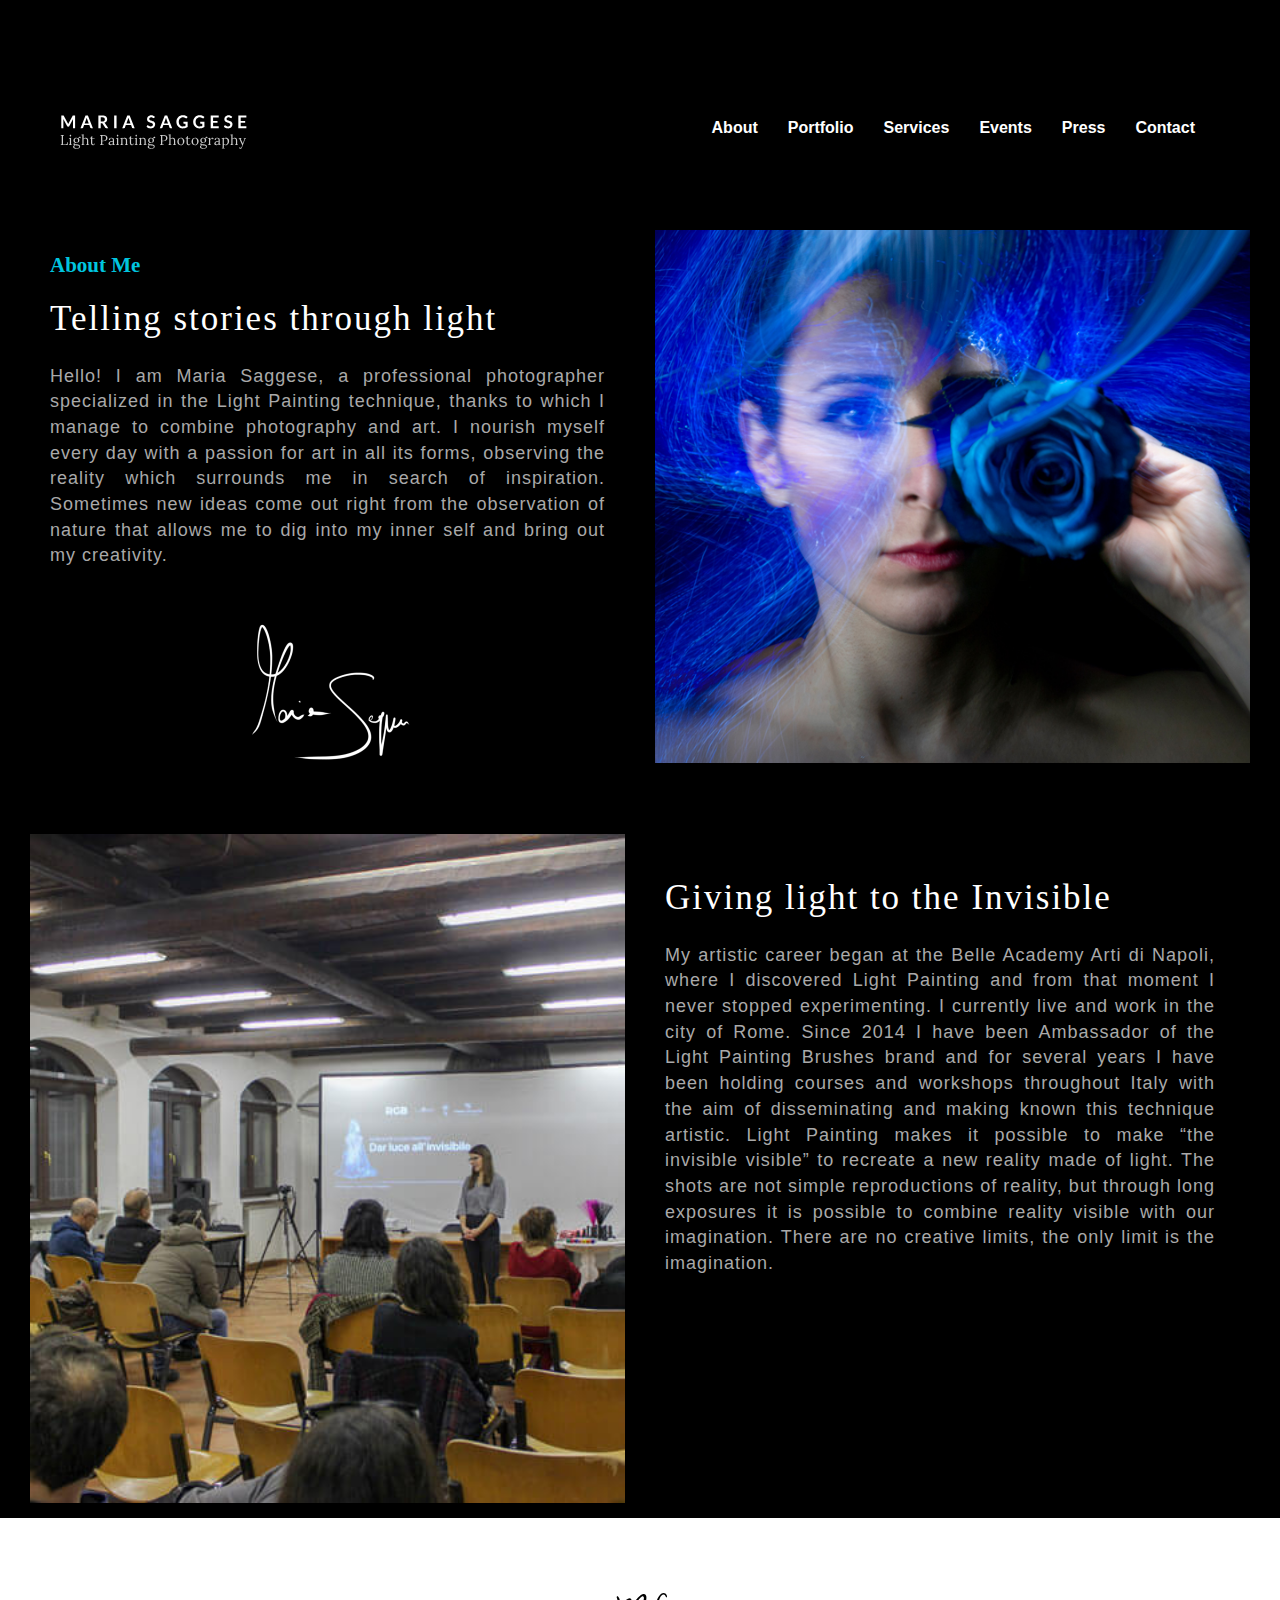
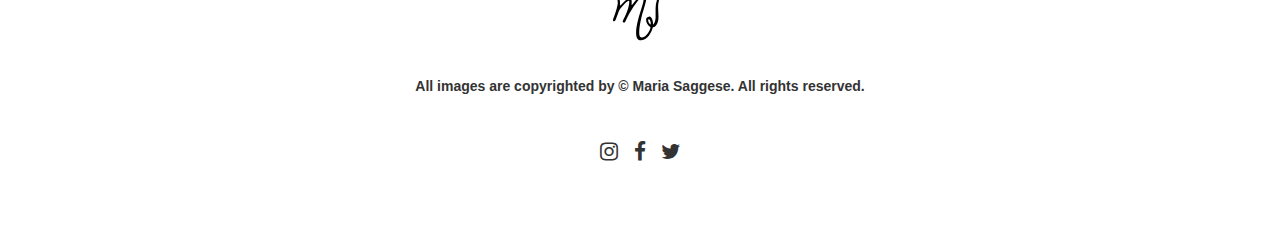
<file: aboutus.html>
<!DOCTYPE html>
<html>
<head>
	<meta charset="utf-8">
	<meta name="viewport" content="width=device-width, initial-scale=1">
	<title>About Us</title>
	<link rel="stylesheet" type="text/css" href="css/bootstrap.css">
	<link rel="stylesheet" type="text/css" href="css/font-awesome.min.css">
	<link rel="stylesheet" type="text/css" href="css/style1.css">
	<script type="text/javascript" src="js/jquery3.js"></script>
	<script type="text/javascript" src="js/bootstrap.js"></script>
</head>
<body>
	<div class="col-md-12 banner" style="padding: 0px;">	
		<nav>
			<div id="menu">
			<button type="button" class="navbar-toggle" data-toggle="collapse" data-target="#mymenu">
				<i class="fa fa-bars" style="color: white; font-size: 21px; margin-top: 18px;"></i>
			</button>
			
			<ul class="nav navbar-nav navbar-left" style="width: 200px;">
				<li class="logoimg">
					<a href="index.html"><img src="images/logo.svg" height="55px" width="105px" style="margin-left: -25px;"></a>
				</li>
			</ul>
			
			<div class="collapse navbar-collapse text-center" id="mymenu">
				<ul class="nav navbar-nav navbar-right btnsul">
					<li><a href="aboutus.html">About</a></li>
					<li><a href="portfolio.html">Portfolio</a></li>
					<li><a href="services.html">Services</a></li>
					<li><a href="events.html">Events</a></li>
					<li><a href="press.html">Press</a></li>
					<li><a href="">Contact</a></li>
				</ul>
			</div>
			</div>
		</nav>
	</div>
	<div class="clearfix"></div>
	<div class="col-md-12 firstdiv">
		<div class="col-md-6" style="padding: 35px;">
			<span>About Me</span>
			<h2>Telling stories through light</h2>
			<p>Hello! I am Maria Saggese, a professional photographer specialized in the Light Painting technique, thanks to which I manage to combine photography and art. I nourish myself every day with a passion for art in all its forms, observing the reality which surrounds me in search of inspiration. Sometimes new ideas come out right from the observation of nature that allows me to dig into my inner self and bring out my creativity.</p>
			<div class="text-center">
				<img src="images/signature.png" style="margin-top: -10px;">
			</div>
		</div>
		<div class="col-md-6" style="padding: 15px;">
			<img src="images/maria.jpg" width="100%">
		</div>
	</div>
	<div class="clearfix"></div>
	<div class="col-md-12" style="padding:15px; padding-top: 0;">
		<div class="col-md-6">
			<img src="images/workshop.jpg" width="100%">
		</div>
		<div class="col-md-6 firstdiv" style="padding: 25px;  padding-right: 50px;">
			<h2>Giving light to the Invisible</h2>
			<p>My artistic career began at the Belle Academy Arti di Napoli, where I discovered Light Painting and from that moment I never stopped experimenting. I currently live and work in the city of Rome. Since 2014 I have been Ambassador of the Light Painting Brushes brand and for several years I have been holding courses and workshops throughout Italy with the aim of disseminating and making known this technique artistic. Light Painting makes it possible to make “the invisible visible” to recreate a new reality made of light. The shots are not simple reproductions of reality, but through long exposures it is possible to combine reality visible with our imagination. There are no creative limits, the only limit is the imagination.</p>
		</div>
	</div>

	<div class="col-md-12 footer text-center">
		<img src="images/logo-contract.svg">
		<p>All images are copyrighted by © Maria Saggese. All rights reserved.</p>
		<!-- <ul class="nav navbar-nav btnsul text-center">
			<li><a href="" style="color: black;">About</a></li>
			<li><a href="" style="color: black;">Portfolio</a></li>
			<li><a href="" style="color: black;">Services</a></li>
			<li><a href="" style="color: black;">Events</a></li>
			<li><a href="" style="color: black;">Press</a></li>
			<li><a href="" style="color: black;">Contact</a></li>
		</ul> -->
		<i class="fa fa-instagram fa-fw"></i>
		<i class="fa fa-facebook fa-fw"></i>
		<i class="fa fa-twitter fa-fw"></i>
	</div>

	<script type="text/javascript">
		window.onscroll = function(){

				if(document.body.scrollTop>100 || document.documentElement.scrollTop>100)
				{
					document.getElementById("menu").classList.add("navbar-fixed-top");
					document.getElementById("menu").classList.add("backblack");
				}
				else
				{
					document.getElementById("menu").classList.remove("navbar-fixed-top");
					document.getElementById("menu").classList.remove("backblack");
				}
		};
	</script>
</body>
</html>
</file>
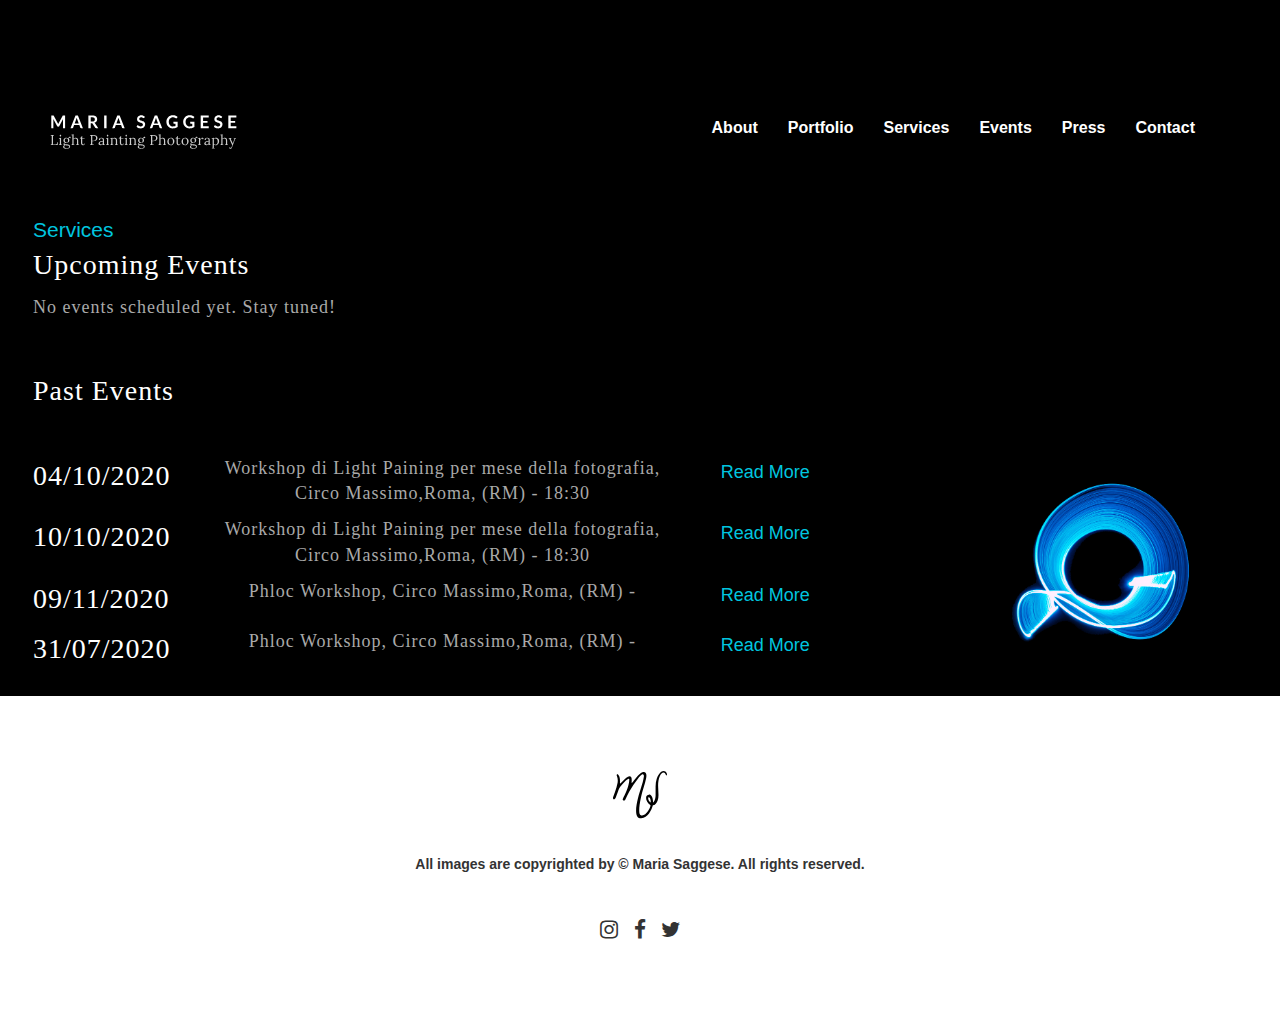
<file: events.html>
<!DOCTYPE html>
<html>
<head>
	<meta charset="utf-8">
	<meta name="viewport" content="width=device-width, initial-scale=1">
	<title>Events</title>
	<link rel="stylesheet" type="text/css" href="css/bootstrap.css">
	<link rel="stylesheet" type="text/css" href="css/font-awesome.min.css">
	<link rel="stylesheet" type="text/css" href="css/style3.css">
	<script type="text/javascript" src="js/jquery3.js"></script>
	<script type="text/javascript" src="js/bootstrap.js"></script>
</head>
<body>
	<div class="col-md-12 banner" style="padding: 0px;">	
		<nav>
			<div id="menu">
			<button type="button" class="navbar-toggle" data-toggle="collapse" data-target="#mymenu">
				<i class="fa fa-bars" style="color: white; font-size: 21px; margin-top: 18px;"></i>
			</button>
			
			<ul class="nav navbar-nav navbar-left" style="width: 200px;">
				<li class="logoimg">
					<a href="index.html"><img src="images/logo.svg" height="55px" width="105px" style="margin-left: -35px;"></a>
				</li>
			</ul>
			
			<div class="collapse navbar-collapse text-center" id="mymenu">
				<ul class="nav navbar-nav navbar-right btnsul">
					<li><a href="aboutus.html">About</a></li>
					<li><a href="portfolio.html">Portfolio</a></li>
					<li><a href="services.html">Services</a></li>
					<li><a href="events.html">Events</a></li>
					<li><a href="press.html">Press</a></li>
					<li><a href="">Contact</a></li>
				</ul>
			</div>
			</div>
		</nav>
	</div>
	<div class="clearfix"></div>
	<div class="col-md-12 maindiv">
		<span>Services</span>
		<p>Upcoming Events</p>
		<p style="color: darkgray; font-size: 18px; font-family: Calibri;">No events scheduled yet. Stay tuned!</p><br><br>
		<p>Past Events</p>
		<div class="col-md-9" style="margin-top: 35px; margin-left: -30px;">
			<div class="col-md-2"><p>04/10/2020</p></div>
			<div class="col-md-7 text-center" style="margin: 0; padding: 0; padding-right: 10px; padding-left: 45px; padding-top: 0;">
				<p style="color: darkgray; font-size: 18px;font-family: Calibri;">Workshop di Light Paining per mese della fotografia, Circo Massimo,Roma, (RM) - 18:30</p>
			</div>
			<div class="col-md-2 text-center">
				<span><a href="" style="color: #00c5df; font-size: 18px; margin-top5px">Read More</a></span>
			</div>

			<div class="clearfix"></div>

			<div class="col-md-2"><p>10/10/2020</p></div>
			<div class="col-md-7 text-center" style="margin: 0; padding: 0; padding-right: 10px; padding-left: 45px; padding-top: 0;">
				<p style="color: darkgray; font-size: 18px;font-family: Calibri;">Workshop di Light Paining per mese della fotografia, Circo Massimo,Roma, (RM) - 18:30</p>
			</div>
			<div class="col-md-2 text-center">
				<span><a href="" style="color: #00c5df; font-size: 18px; margin-top5px">Read More</a></span>
			</div>

			<div class="clearfix"></div>

			<div class="col-md-2"><p>09/11/2020</p></div>
			<div class="col-md-7 text-center" style="margin: 0; padding: 0; padding-right: 10px; padding-left: 45px; padding-top: 0;">
				<p style="color: darkgray; font-size: 18px;font-family: Calibri;">Phloc Workshop, Circo Massimo,Roma, (RM) -</p>
			</div>
			<div class="col-md-2 text-center">
				<span><a href="" style="color: #00c5df; font-size: 18px; margin-top5px">Read More</a></span>
			</div>

			<div class="clearfix"></div>

			<div class="col-md-2"><p>31/07/2020</p></div>
			<div class="col-md-7 text-center" style="margin: 0; padding: 0; padding-right: 10px; padding-left: 45px; padding-top: 0;">
				<p style="color: darkgray; font-size: 18px;font-family: Calibri;">Phloc Workshop, Circo Massimo,Roma, (RM) -</p>
			</div>
			<div class="col-md-2 text-center">
				<span><a href="" style="color: #00c5df; font-size: 18px; margin-top5px">Read More</a></span>
			</div>
			<div class="clearfix"></div>

		</div>
		<div class="col-md-3 text-center"><img src="images/events-background.jpg" width="370px" height="250px" style="padding: 0; margin-top: 25px;"></div>
	</div>

	<div class="col-md-12 footer text-center">
		<img src="images/logo-contract.svg">
		<p>All images are copyrighted by © Maria Saggese. All rights reserved.</p>
		<!-- <ul class="nav navbar-nav btnsul text-center">
			<li><a href="" style="color: black;">About</a></li>
			<li><a href="" style="color: black;">Portfolio</a></li>
			<li><a href="" style="color: black;">Services</a></li>
			<li><a href="" style="color: black;">Events</a></li>
			<li><a href="" style="color: black;">Press</a></li>
			<li><a href="" style="color: black;">Contact</a></li>
		</ul> -->
		<i class="fa fa-instagram fa-fw"></i>
		<i class="fa fa-facebook fa-fw"></i>
		<i class="fa fa-twitter fa-fw"></i>
	</div>


	<script type="text/javascript">
		window.onscroll = function(){

				if(document.body.scrollTop>100 || document.documentElement.scrollTop>100)
				{
					document.getElementById("menu").classList.add("navbar-fixed-top");
					document.getElementById("menu").classList.add("backblack");
				}
				else
				{
					document.getElementById("menu").classList.remove("navbar-fixed-top");
					document.getElementById("menu").classList.remove("backblack");
				}
		};
	</script>
</body>
</html>
</file>
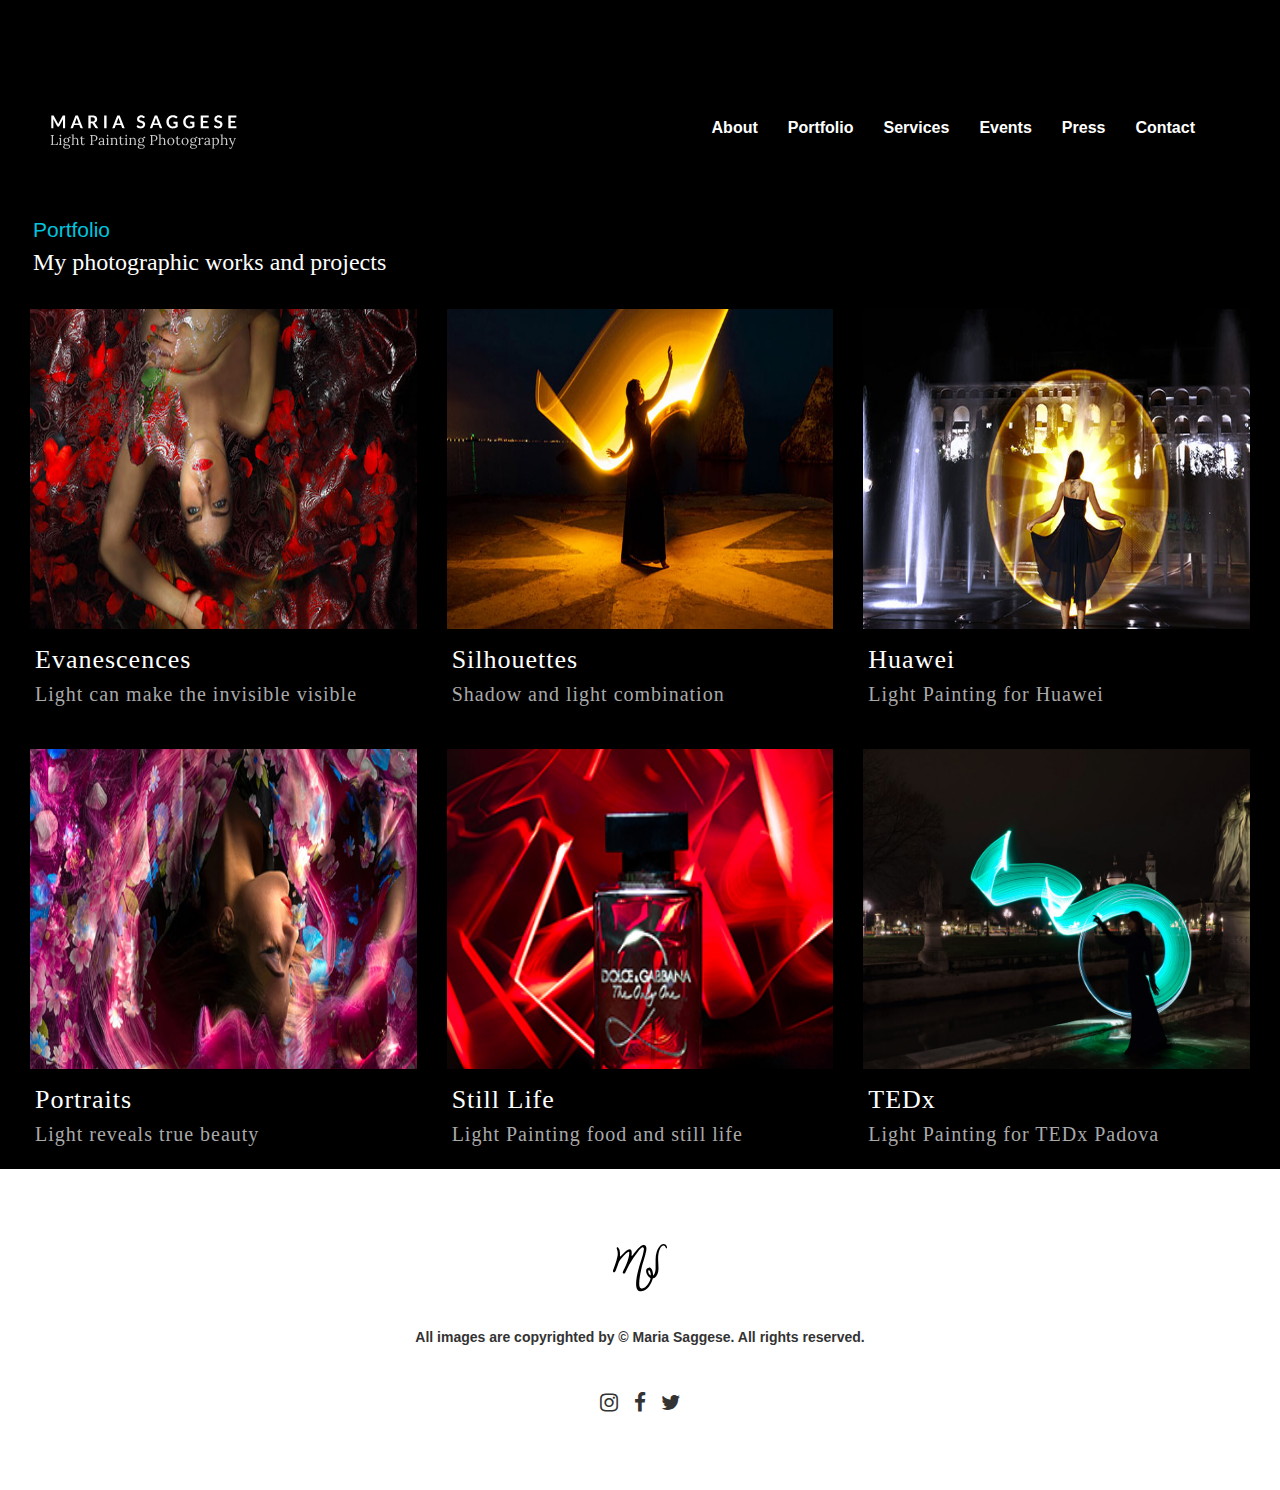
<file: portfolio.html>
<!DOCTYPE html>
<html>
<head>
	<meta charset="utf-8">
	<meta name="viewport" content="width=device-width, initial-scale=1">
	<title>Portfolio</title>
	<link rel="stylesheet" type="text/css" href="css/bootstrap.css">
	<link rel="stylesheet" type="text/css" href="css/font-awesome.min.css">
	<link rel="stylesheet" type="text/css" href="css/style2.css">
	<script type="text/javascript" src="js/jquery3.js"></script>
	<script type="text/javascript" src="js/bootstrap.js"></script>
</head>
<body>
	<div class="col-md-12 banner" style="padding: 0px;">	
		<nav>
			<div id="menu">
			<button type="button" class="navbar-toggle" data-toggle="collapse" data-target="#mymenu">
				<i class="fa fa-bars" style="color: white; font-size: 21px; margin-top: 24px;"></i>
			</button>
			
			<ul class="nav navbar-nav navbar-left" style="width: 200px;">
				<li class="logoimg">
					<a href="index.html"><img src="images/logo.svg" height="55px" width="105px" style="margin-left: -35px;"></a>
				</li>
			</ul>
			
			<div class="collapse navbar-collapse text-center" id="mymenu">
				<ul class="nav navbar-nav navbar-right btnsul">
					<li><a href="aboutus.html">About</a></li>
					<li><a href="portfolio.html">Portfolio</a></li>
					<li><a href="services.html">Services</a></li>
					<li><a href="events.html">Events</a></li>
					<li><a href="press.html">Press</a></li>
					<li><a href="">Contact</a></li>
				</ul>
			</div>
			</div>
		</nav>
	</div>
	<div class="clearfix"></div>
	<div class="col-md-12 maindiv">
		<span>Portfolio</span>
		<p>My photographic works and projects</p>
		<div class="col-md-4">
			<div class="boximg">
				<img src="images/evanescenze-cover.jpg">
			</div>
			<p>Evanescences</p>
			<span>Light can make the invisible visible</span>
		</div>
		<div class="col-md-4">
			<div class="boximg">
				<img src="images/silhouette-cover.jpg">
			</div>
			<p>Silhouettes</p>
			<span>Shadow and light combination</span>
		</div>
		<div class="col-md-4">
			<div class="boximg">
			<img src="images/huawei-cover.jpg">
			</div>
			<p>Huawei</p>
			<span>Light Painting for Huawei</span>
		</div>
		<div class="col-md-4">
			<div class="boximg">
			<img src="images/portraits-cover.jpg">
			</div>
			<p>Portraits</p>
			<span>Light reveals true beauty</span>
		</div>
		<div class="col-md-4">
			<div class="boximg">
			<img src="images/stillife-cover.jpg">
			</div>
			<p>Still Life</p>
			<span>Light Painting food and still life</span>
		</div>
		<div class="col-md-4">
			<div class="boximg">
			<img src="images/tedx-cover.jpg">
			</div>
			<p>TEDx</p>
			<span>Light Painting for TEDx Padova</span>
		</div>
	</div>
	<div class="col-md-12 footer text-center">
		<img src="images/logo-contract.svg">
		<p>All images are copyrighted by © Maria Saggese. All rights reserved.</p>
		<!-- <ul class="nav navbar-nav btnsul text-center">
			<li><a href="" style="color: black;">About</a></li>
			<li><a href="" style="color: black;">Portfolio</a></li>
			<li><a href="" style="color: black;">Services</a></li>
			<li><a href="" style="color: black;">Events</a></li>
			<li><a href="" style="color: black;">Press</a></li>
			<li><a href="" style="color: black;">Contact</a></li>
		</ul> -->
		<i class="fa fa-instagram fa-fw"></i>
		<i class="fa fa-facebook fa-fw"></i>
		<i class="fa fa-twitter fa-fw"></i>
	</div>

	<script type="text/javascript">
		window.onscroll = function(){

				if(document.body.scrollTop>100 || document.documentElement.scrollTop>100)
				{
					document.getElementById("menu").classList.add("navbar-fixed-top");
					document.getElementById("menu").classList.add("backblack");
				}
				else
				{
					document.getElementById("menu").classList.remove("navbar-fixed-top");
					document.getElementById("menu").classList.remove("backblack");
				}
		};
	</script>
</body>
</html>
</file>
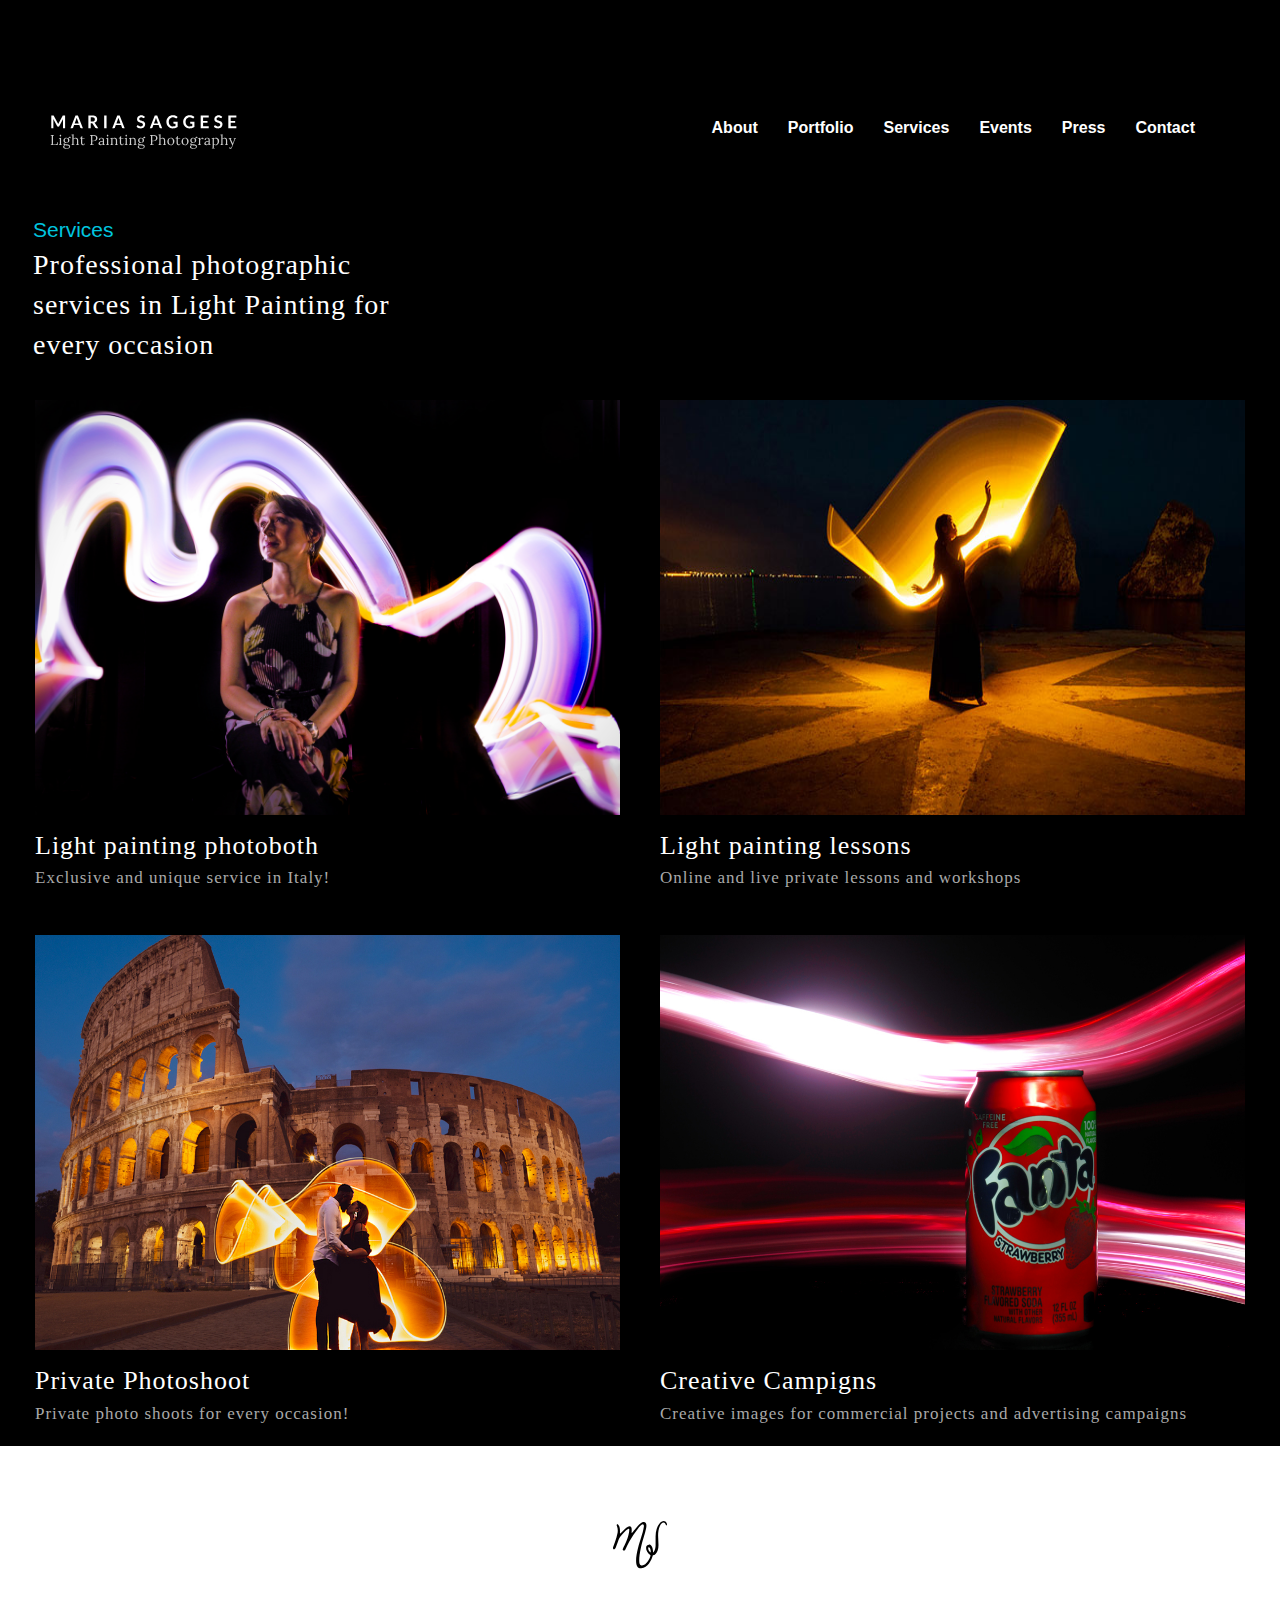
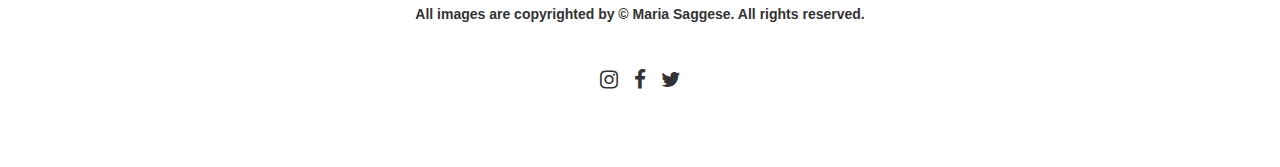
<file: services.html>
<!DOCTYPE html>
<html>
<head>
	<meta charset="utf-8">
	<meta name="viewport" content="width=device-width, initial-scale=1">
	<title>Services</title>
	<link rel="stylesheet" type="text/css" href="css/bootstrap.css">
	<link rel="stylesheet" type="text/css" href="css/font-awesome.min.css">
	<link rel="stylesheet" type="text/css" href="css/style3.css">
	<script type="text/javascript" src="js/jquery3.js"></script>
	<script type="text/javascript" src="js/bootstrap.js"></script>
</head>
<body>
	<div class="col-md-12 banner" style="padding: 0px;">	
		<nav>
			<div id="menu">
			<button type="button" class="navbar-toggle" data-toggle="collapse" data-target="#mymenu">
				<i class="fa fa-bars" style="color: white; font-size: 21px; margin-top: 18px;"></i>
			</button>
			
			<ul class="nav navbar-nav navbar-left" style="width: 200px;">
				<li class="logoimg">
					<a href="index.html"><img src="images/logo.svg" height="55px" width="105px" style="margin-left: -35px;"></a>
				</li>
			</ul>
			
			<div class="collapse navbar-collapse text-center" id="mymenu">
				<ul class="nav navbar-nav navbar-right btnsul">
					<li><a href="aboutus.html">About</a></li>
					<li><a href="portfolio.html">Portfolio</a></li>
					<li><a href="services.html">Services</a></li>
					<li><a href="events.html">Events</a></li>
					<li><a href="press.html">Press</a></li>
					<li><a href="">Contact</a></li>
				</ul>
			</div>
			</div>
		</nav>
	</div>
	<div class="clearfix"></div>
	<div class="col-md-12 maindiv">
		<span>Services</span>
		<p>Professional photographic <br> services in Light Painting for <br> every occasion</p>
		<div class="col-md-6">
			<div class="boximg">
				<img src="images/photoboth3.jpg">
			</div>
			<p>Light painting photoboth</p>
			<span>Exclusive and unique service in Italy!</span>
		</div>
		<div class="col-md-6">
			<div class="boximg">
				<img src="images/silhouette-cover.jpg">
			</div>
			<p>Light painting lessons</p>
			<span>Online and live private lessons and workshops</span>
		</div>
		<div class="col-md-6">
			<div class="boximg">
				<img src="images/servizi-photoshoot-cover-1.jpg">
			</div>
			<p>Private Photoshoot</p>
			<span>Private photo shoots for every occasion!</span>
		</div>
		<div class="col-md-6">
			<div class="boximg">
				<img src="images/creative-campaign2-1.jpg">
			</div>
			<p>Creative Campigns</p>
			<span>Creative images for commercial projects and advertising campaigns</span>
		</div>
	</div>

	<div class="col-md-12 footer text-center">
		<img src="images/logo-contract.svg">
		<p>All images are copyrighted by © Maria Saggese. All rights reserved.</p>
		<!-- <ul class="nav navbar-nav btnsul text-center">
			<li><a href="" style="color: black;">About</a></li>
			<li><a href="" style="color: black;">Portfolio</a></li>
			<li><a href="" style="color: black;">Services</a></li>
			<li><a href="" style="color: black;">Events</a></li>
			<li><a href="" style="color: black;">Press</a></li>
			<li><a href="" style="color: black;">Contact</a></li>
		</ul> -->
		<i class="fa fa-instagram fa-fw"></i>
		<i class="fa fa-facebook fa-fw"></i>
		<i class="fa fa-twitter fa-fw"></i>
	</div>


	<script type="text/javascript">
		window.onscroll = function(){

				if(document.body.scrollTop>100 || document.documentElement.scrollTop>100)
				{
					document.getElementById("menu").classList.add("navbar-fixed-top");
					document.getElementById("menu").classList.add("backblack");
				}
				else
				{
					document.getElementById("menu").classList.remove("navbar-fixed-top");
					document.getElementById("menu").classList.remove("backblack");
				}
		};
	</script>
</body>
</html>
</file>
<file: css/style1.css>
body{
	background-color: black;
}
#menu{
	padding-bottom: 0;
	padding-top: 25px;
	/*height: 110px;*/
}
.backblack{
	background-color: rgba(0, 0, 0, .8);
	
	padding-left: 35px;
}
.banner nav{
	padding-top: 50px;
	padding-left: 70px;
}
.banner nav ul li img{
	width: 200px;
	height: 140px;
	margin-top: -30px;
	text-decoration: none;
}
.banner nav ul li a:hover{
	text-decoration: none;
	background: none;
}
.btnsul{
	padding-right: 70px;
}
.btnsul li{
	display: inline-block;
}
.btnsul li a{
	color: white;
	font-weight: bold;
	font-size: 16px;
	margin-top: 28px;
	transition: .5s;
	box-shadow: inset 0px 0px rgba(1, 199, 226, .8);
}
.btnsul li a:hover{
	color: white;
	box-shadow: inset 0px 100px rgba(1, 199, 226, .4);
	background: none;
}
.firstdiv{
	margin-bottom: 15px;
}
.firstdiv span{
	color: #00c5df;
	font-size: 21px;
	font-weight: bold;
	font-family: Calibri;
}
.firstdiv h2{
	color: white;
	font-family: Times New Roman;
	font-size: 35px;
	letter-spacing: 2px;
	margin-bottom: 25px;
}
.firstdiv p{
	color: darkgray;
	font-size: 18px;
	text-align: justify;
	margin-bottom: 50px;
	letter-spacing: 1px;
}
.footer{
	background-color: white;
	padding-top: 75px;
	padding-bottom: 75px;
}
.footer p{
	font-size: 14px;
	font-weight: bold;
	margin-top: 35px;
	margin-bottom: 45px;
}
.footer i{
	font-size: 21px;
}
.footer i:hover{
	color: #00c5df;
	cursor: pointer;
}
</file>
<file: css/style3.css>
body{
	background-color: black;
	scroll-behavior: smooth;
}
#menu{
	padding-bottom: 0;
	padding-top: 25px;
	/*height: 110px;*/
}
.backblack{
	background-color: rgba(0, 0, 0, .8);
	
	padding-left: 45px;
}
.banner nav{
	padding-top: 50px;
	padding-left: 70px;
}
.banner nav ul li img{
	width: 200px;
	height: 140px;
	margin-top: -30px;
	text-decoration: none;
}
.banner nav ul li a:hover{
	text-decoration: none;
	background: none;
}
.btnsul{
	padding-right: 70px;
}
.btnsul li{
	display: inline-block;
}
.btnsul li a{
	color: white;
	font-weight: bold;
	font-size: 16px;
	margin-top: 28px;
	transition: .5s;
	box-shadow: inset 0px 0px rgba(1, 199, 226, .8);
}
.btnsul li a:hover{
	color: white;
	box-shadow: inset 0px 100px rgba(1, 199, 226, .4);
	background: none;
}
.boximg{
	padding: 5px;
	overflow: hidden;
	height: 420px;
}
.boximg img{
	width: 100%;
	transition: .5s;
	height: 420px;
}
.boximg img:hover{
	transform: scale(1.2);
	cursor: pointer;
}
.maindiv span{
	color: #00c5df;
	font-size: 21px;
	margin-left: 18px;
}
.maindiv p{
	color: white;
	font-size: 28px;
	letter-spacing: 1px;
	font-family: Times New Roman;
	margin-left: 18px;
}
.maindiv .col-md-6{
	padding: 15px;
	margin-bottom: 5px;
	margin-top: 5px;
}
.maindiv .col-md-6 p{
	font-family: Times New Roman;
	font-size: 26px;
	letter-spacing: 1px;
	color: white;
	margin: 5px;
	margin-top: 12px;
	margin-bottom: 2px;
}
.maindiv .col-md-6 span{
	font-family: Calibri;
	color: darkgray;
	margin-left: 5px;
	font-size: 17px;
	letter-spacing: 1px;
	margin-bottom: 15px;
}
.footer{
	background-color: white;
	padding-top: 75px;
	padding-bottom: 75px;
}
.footer p{
	font-size: 14px;
	font-weight: bold;
	margin-top: 35px;
	margin-bottom: 45px;
}
.footer i{
	font-size: 21px;
}
.footer i:hover{
	color: #00c5df;
	cursor: pointer;
}
</file>
<file: css/style2.css>
body{
	background-color: black;
}
#menu{
	padding-bottom: 0;
	padding-top: 25px;
	/*height: 110px;*/
}
.backblack{
	background-color: rgba(0, 0, 0, .8);
	
	padding-left: 45px;
}
.banner nav{
	padding-top: 50px;
	padding-left: 70px;
}
.banner nav ul li img{
	width: 200px;
	height: 140px;
	margin-top: -30px;
	text-decoration: none;
}
.banner nav ul li a:hover{
	text-decoration: none;
	background: none;
}
.btnsul{
	padding-right: 70px;
}
.btnsul li{
	display: inline-block;
}
.btnsul li a{
	color: white;
	font-weight: bold;
	font-size: 16px;
	margin-top: 28px;
	transition: .5s;
	box-shadow: inset 0px 0px rgba(1, 199, 226, .8);
}
.btnsul li a:hover{
	color: white;
	box-shadow: inset 0px 100px rgba(1, 199, 226, .4);
	background: none;
}
.boximg{
	padding: 5px;
	overflow: hidden;
	height: 320px;
}
.boximg img{
	width: 100%;
	transition: .5s;
	height: 320px;
	transform: scale(1.3);
}
.boximg img:hover{
	transform: scale(1.5);
	cursor: pointer;
}
.maindiv span{
	color: #00c5df;
	font-size: 21px;
	margin-left: 18px;
}
.maindiv p{
	color: white;
	font-size: 24px;
	font-family: Times New Roman;
	margin-left: 18px;
}
.maindiv .col-md-4{
	padding: 15px;
	margin-bottom: 5px;
	margin-top: 5px;
}
.maindiv .col-md-4 p{
	font-family: Times New Roman;
	font-size: 26px;
	letter-spacing: 1px;
	color: white;
	margin: 5px;
	margin-top: 12px;
	margin-bottom: 2px;
}
.maindiv .col-md-4 span{
	font-family: Calibri;
	color: darkgray;
	margin-left: 5px;
	font-size: 20px;
	letter-spacing: 1px;
	margin-bottom: 15px;
}
.footer{
	background-color: white;
	padding-top: 75px;
	padding-bottom: 75px;
}
.footer p{
	font-size: 14px;
	font-weight: bold;
	margin-top: 35px;
	margin-bottom: 45px;
}
.footer i{
	font-size: 21px;
}
.footer i:hover{
	color: #00c5df;
	cursor: pointer;
}
</file>
